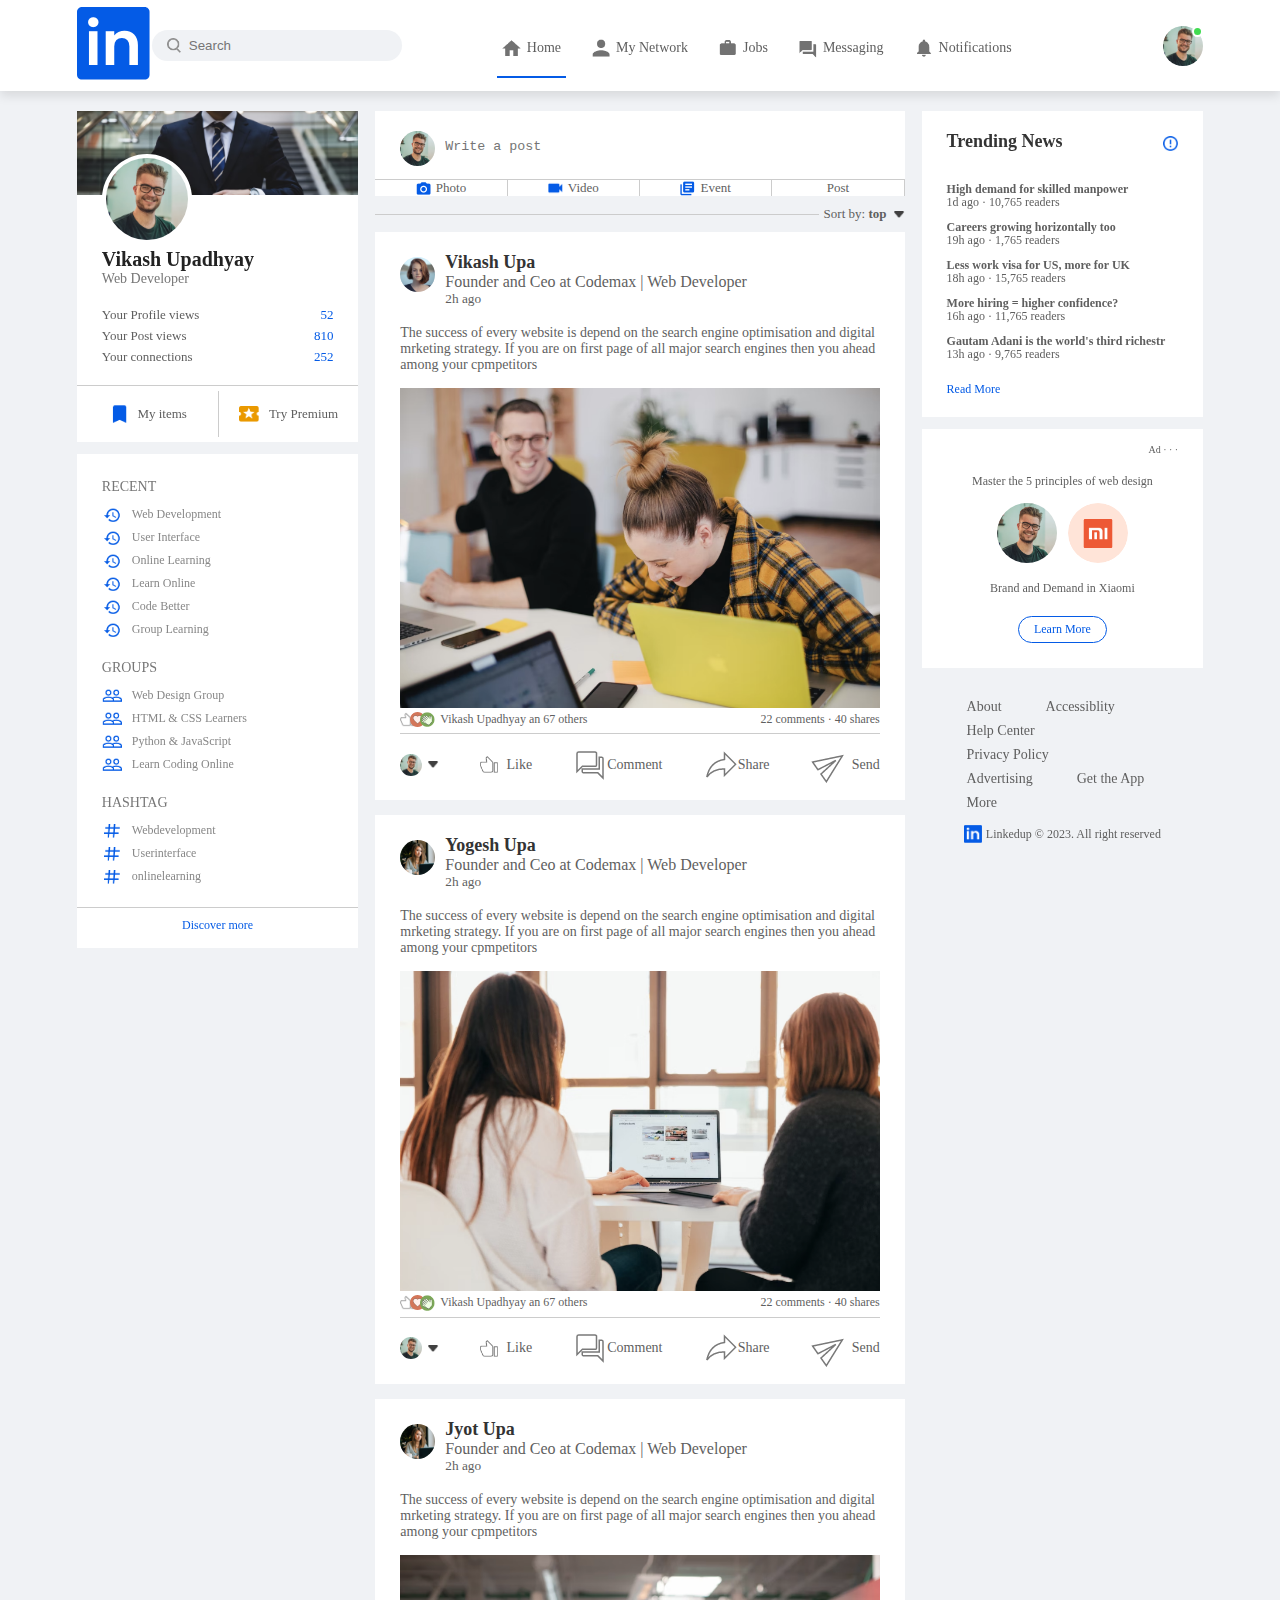
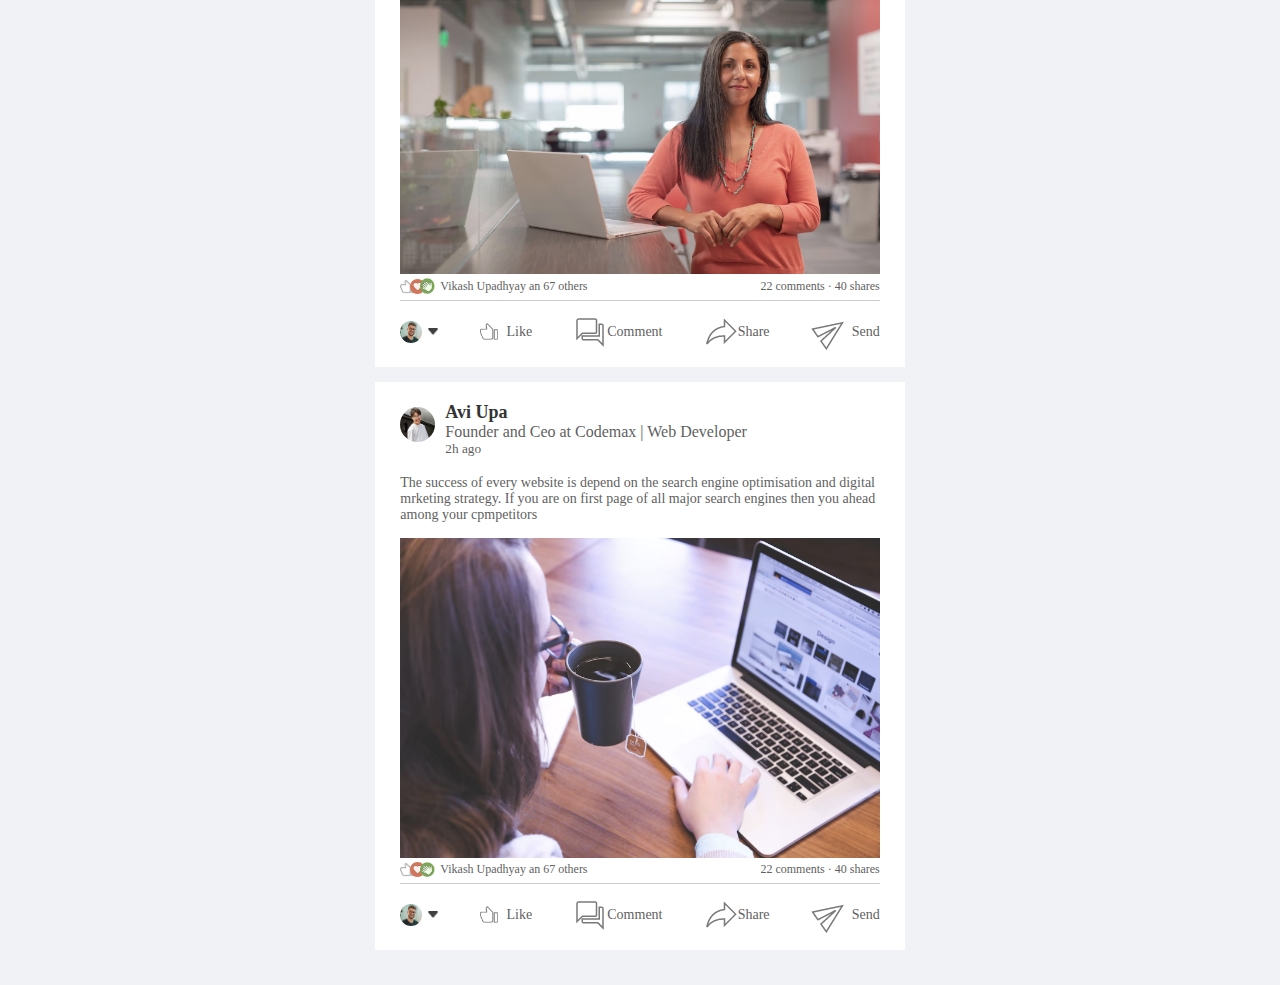
<file: index.html>
<!DOCTYPE html>
 <html lang="en">
 <head>
    <meta charset="UTF-8">
    <meta http-equiv="X-UA-Compatible" content="IE=edge">
    <meta name="viewport" content="width= , initial-scale=1.0">
    <title>Document</title>
    <link rel="stylesheet" href="style.css">
 </head>
 <body>
   <nav class="navbar">
      <div class="navbar-left">
         <div>
         <a href="index.html" class="logo"><img src="images/logo.png"</a>
         
         </div>
         <div class="search-box">
            <img src="images/search.png">
            <input type="text" placeholder="Search">
         </div>




      </div>
      <div class="navbar-center">
         <ul>
            <li><a href="" class="active-link"><img src="images/home.png"><span>Home</span></a></li>
            <li><a href=""><img src="images/network.png"><span>My Network</span></a></li>
            <li><a href=""><img src="images/jobs.png"><span>Jobs</span></a></li>
            <li><a href=""><img src="images/message.png"><span>Messaging</span></a></li>
            <li><a href=""><img src="images/notification.png"><span>Notifications</span></a></li>
         </ul>
      </div>
      <div class="navbar-right">
         <div class="online">
         <img src="images/user-1.png" class="nav-profile-img" onclick="toggleMenu()">
         </div>
      </div>
      <!-- ------------------profile drop down menu------------------ -->

      <div class="profile-menu-wrap" id="profileMenu">
         <div class="profile-menu">
            <div class="user-info">
               <img src="images/user-1.png" alt="">
               <div>
                  <h3>Rajkumar</h3>
                  <a href="profile.html">See your profile</a>
               </div>
            </div>

            <hr>
            <a href="" class="profile-menu-link"><img src="images/feedback.png" alt="">
               <p>Give Feedback</p>
               <span>></span>
            </a>
            <a href="" class="profile-menu-link"><img src="images/setting.png" alt="">
               <p>Setting & Privacy</p>
               <span>></span>
            </a>
            <a href="" class="profile-menu-link"><img src="images/help.png" alt="">
               <p>Help & Support</p>
               <span>></span>
            </a>
            <a href="" class="profile-menu-link"><img src="images/display.png" alt="">
               <p>Display & Accessiblity</p>
               <span>></span>
            </a>
            <a href="" class="profile-menu-link"><img src="images/logout.png" alt="">
               <p>logout</p>
               <span>></span>
            </a>
         </div>
      </div>

   </nav> 
   <!-- -----------navbar-close----------- -->

   <div class="container">

      <!-- ---------------left-sidebar---------------- -->
       <div class="left-sidebar">
         <div class="sidebar-profile-box">
            <img src="images/cover-pic.png" width="100%" alt="">
            <div class="sidebar-profile-info">
               <img src="images/user-1.png" alt=""> 
               <h1>Vikash Upadhyay</h1>
               <h3>Web Developer </h3>
               <ul>
                 
                  <li>Your Profile views<span>52</span></li>
                  <li>Your Post views<span>810</span></li>
                  <li>Your connections<span>252</span></li>
               </ul>
            </div>
            <div class="sidebar-profile-link">
               <a href=""><img src="images/items.png" alt=""> My items</a>
               <a href=""><img src="images/premium.png" alt=""> Try Premium</a>
            </div>
         </div>

         <div class="sidebar-activity " id="sidebarActivity">
            <h3>RECENT</h3>
            <a href=""><img src="images/recent.png">Web Development</a>
            <a href=""><img src="images/recent.png">User Interface</a>
            <a href=""><img src="images/recent.png">Online Learning</a>
            <a href=""><img src="images/recent.png">Learn Online</a>
            <a href=""><img src="images/recent.png">Code Better</a>
            <a href=""><img src="images/recent.png">Group Learning</a>
            <h3>GROUPS</h3>
            <a href=""><img src="images/group.png">Web Design Group</a>
            <a href=""><img src="images/group.png">HTML & CSS Learners</a>
            <a href=""><img src="images/group.png">Python & JavaScript</a>
            <a href=""><img src="images/group.png">Learn Coding Online</a>
            <h3>HASHTAG</h3>
            <a href=""><img src="images/hashtag.png">Webdevelopment</a>
            <a href=""><img src="images/hashtag.png">Userinterface</a>
            <a href=""><img src="images/hashtag.png">onlinelearning</a>
            <div class="discover-more-link">
               <a href="">Discover more</a>
            </div>
         </div>

         <p id="showMoreLink" onclick="toggleActivity()">Show more <b>+</b></p>
       </div>
       <!-- -------------------main-content------------------- -->
       <div class="main-content">
         <div class="create-post">
            <div class="create-post-input">
            <img src="images/user-1.png" alt="">
            <textarea rows="2" placeholder="Write a post"></textarea>
         </div>

         <div class="create-post-links">

            <li><img src="images/photo.png" alt="">Photo</li>
            <li><img src="images/video.png" alt="">Video</li>
            <li><img src="images/event.png" alt="">Event</li>
            <li>Post</li>
         </div>
         </div>

         <div class="sort-by">
            <hr>
            <p>Sort by: <span>top <img src="images/down-arrow.png" alt=""></span></p>
         </div>
         <div class="post">
            <div class="post-author">
               <img src="images/user-3.png" alt="">
               <div>
                  <h1>Vikash Upa</h1>
                  <span>Founder and Ceo at Codemax | Web Developer</span>
                  <small>2h ago</small>
               </div>

            </div>

            <p>The success of every website is depend on the search engine optimisation and digital mrketing strategy. If you are on first page of all major search engines then you ahead among your cpmpetitors</p>
            <img src="images/post-image-1.png" width="100%" alt="">
            <div class="post-stats">
               <div>
                  <img src="images/thumbsup.png" alt="">
                  <img src="images/love.png" alt="">
                  <img src="images/clap.png" alt="">
                  <span class="liked-users">Vikash Upadhyay an 67 others</span>
               </div>

               <div>
                  <span>22 comments &middot; 40 shares</span>
               </div>
            </div>


            <div class="post-activity">
               <div>
                  <img src="images/user-1.png" class="post-activity-user-icon" alt="">
                  <img src="images/down-arrow.png" class="post-activity-arrow-icon" alt="">
               </div>
               <div class="post-activity-link">
                  <img src="images/like.png" alt="">
                  <span>Like</span>
               </div>
               <div post-activity-link>
                  <img src="images/comment.png" alt="">
                  <span>Comment</span>
               </div>
               <div post-activity-link>
                  <img src="images/share.png" alt="">
                  <span>Share</span>
               </div>
               <div post-activity-link>
                  <img src="images/send.png" alt="">
                  <span>Send</span>
               </div>
            </div>
         </div>

         <div class="post">
            <div class="post-author">
               <img src="images/user-4.png" alt="">
               <div>
                  <h1>Yogesh Upa</h1>
                  <span>Founder and Ceo at Codemax | Web Developer</span>
                  <small>2h ago</small>
               </div>

            </div>

            <p>The success of every website is depend on the search engine optimisation and digital mrketing strategy. If you are on first page of all major search engines then you ahead among your cpmpetitors</p>
            <img src="images/post-image-2.png" width="100%" alt="">
            <div class="post-stats">
               <div>
                  <img src="images/thumbsup.png" alt="">
                  <img src="images/love.png" alt="">
                  <img src="images/clap.png" alt="">
                  <span class="liked-users">Vikash Upadhyay an 67 others</span>
               </div>

               <div>
                  <span>22 comments &middot; 40 shares</span>
               </div>
            </div>


            <div class="post-activity">
               <div>
                  <img src="images/user-1.png" class="post-activity-user-icon" alt="">
                  <img src="images/down-arrow.png" class="post-activity-arrow-icon" alt="">
               </div>
               <div class="post-activity-link">
                  <img src="images/like.png" alt="">
                  <span>Like</span>
               </div>
               <div post-activity-link>
                  <img src="images/comment.png" alt="">
                  <span>Comment</span>
               </div>
               <div post-activity-link>
                  <img src="images/share.png" alt="">
                  <span>Share</span>
               </div>
               <div post-activity-link>
                  <img src="images/send.png" alt="">
                  <span>Send</span>
               </div>
            </div>
         </div>

          



         <div class="post">
            <div class="post-author">
               <img src="images/user-4.png" alt="">
               <div>
                  <h1>Jyot Upa</h1>
                  <span>Founder and Ceo at Codemax | Web Developer</span>
                  <small>2h ago</small>
               </div>

            </div>

            <p>The success of every website is depend on the search engine optimisation and digital mrketing strategy. If you are on first page of all major search engines then you ahead among your cpmpetitors</p>
            <img src="images/post-image-3.png" width="100%" alt="">
            <div class="post-stats">
               <div>
                  <img src="images/thumbsup.png" alt="">
                  <img src="images/love.png" alt="">
                  <img src="images/clap.png" alt="">
                  <span class="liked-users">Vikash Upadhyay an 67 others</span>
               </div>

               <div>
                  <span>22 comments &middot; 40 shares</span>
               </div>
            </div>


            <div class="post-activity">
               <div>
                  <img src="images/user-1.png" class="post-activity-user-icon" alt="">
                  <img src="images/down-arrow.png" class="post-activity-arrow-icon" alt="">
               </div>
               <div class="post-activity-link">
                  <img src="images/like.png" alt="">
                  <span>Like</span>
               </div>
               <div post-activity-link>
                  <img src="images/comment.png" alt="">
                  <span>Comment</span>
               </div>
               <div post-activity-link>
                  <img src="images/share.png" alt="">
                  <span>Share</span>
               </div>
               <div post-activity-link>
                  <img src="images/send.png" alt="">
                  <span>Send</span>
               </div>
            </div>
         </div>


         <div class="post">
            <div class="post-author">
               <img src="images/user-5.png" alt="">
               <div>
                  <h1>Avi Upa</h1>
                  <span>Founder and Ceo at Codemax | Web Developer</span>
                  <small>2h ago</small>
               </div>

            </div>

            <p>The success of every website is depend on the search engine optimisation and digital mrketing strategy. If you are on first page of all major search engines then you ahead among your cpmpetitors</p>
            <img src="images/post-image-4.png" width="100%" alt="">
            <div class="post-stats">
               <div>
                  <img src="images/thumbsup.png" alt="">
                  <img src="images/love.png" alt="">
                  <img src="images/clap.png" alt="">
                  <span class="liked-users">Vikash Upadhyay an 67 others</span>
               </div>

               <div>
                  <span>22 comments &middot; 40 shares</span>
               </div>
            </div>


            <div class="post-activity">
               <div>
                  <img src="images/user-1.png" class="post-activity-user-icon" alt="">
                  <img src="images/down-arrow.png" class="post-activity-arrow-icon" alt="">
               </div>
               <div class="post-activity-link">
                  <img src="images/like.png" alt="">
                  <span>Like</span>
               </div>
               <div post-activity-link>
                  <img src="images/comment.png" alt="">
                  <span>Comment</span>
               </div>
               <div post-activity-link>
                  <img src="images/share.png" alt="">
                  <span>Share</span>
               </div>
               <div post-activity-link>
                  <img src="images/send.png" alt="">
                  <span>Send</span>
               </div>
            </div>
         </div>




       </div>
       <!-- -------------------right-sidebar------------------- -->
       <div class="right-sidebar">
         <div class="sidebar-news">
            <img src="images/more.png" class="info-icon" alt="">
            <h3>Trending News</h3>
            <a href="">High demand for skilled manpower</a>
            <span>1d ago &middot; 10,765 readers</span>

            <a href="">Careers growing horizontally too</a>
            <span>19h ago &middot; 1,765 readers</span>
            
            <a href="">Less work visa for US, more for UK</a>
            <span>18h ago &middot; 15,765 readers</span>
            
            <a href="">More hiring = higher confidence?</a>
            <span>16h ago &middot; 11,765 readers</span>

            <a href="">Gautam Adani is the world's third richestr</a>
            <span>13h ago &middot; 9,765 readers</span>

            <a href="" class="read-more-link">Read More</a>


         </div>

         <div class="sidebar-ad">
            <small>Ad &middot; &middot; &middot;</small>
            <p>Master the 5 principles of web design</p>
            <div>
               <img src="images/user-1.png">
               <img src="images/mi-logo.png">
            </div>
            <b>Brand and Demand in Xiaomi</b>
            <a href="" class="ad-link">Learn More</a>
         </div>

         <div class="sidebar-useful-links">
            <a href="">About</a>
            <a href="">Accessiblity</a>
            <a href="">Help Center</a>
            <a href="">Privacy Policy</a>
            <a href="">Advertising</a>
            <a href="">Get the App</a>
            <a href="">More</a>

            <div class="copyright-msg">
               <img src="images/logo.png" alt="">
               <p>Linkedup &#169; 2023. All right reserved</p>
            </div>
         </div>
       </div>
   </div>

   


   <script>
      let profileMenu= document.getElementById("profileMenu");

      function toggleMenu(){
         profileMenu.classList.toggle("open-menu");
      }

   </script>

   <script>
      let sideActivity = document.getElementById("sidebarActivity");
      let moreLink= document.getElementById("showMoreLink");
      function toggleActivity(){
         sideActivity.classList.toggle("open-activity");
         if(sideActivity.classList.contains("open-activity")){
            moreLink.innerHTML = "Show less <b>-</b>";
         }
         else{
            moreLink.innerHTML = "Show more <b>+</b>";
         }
      }
   </script>
 </body>
 </html>
</file>
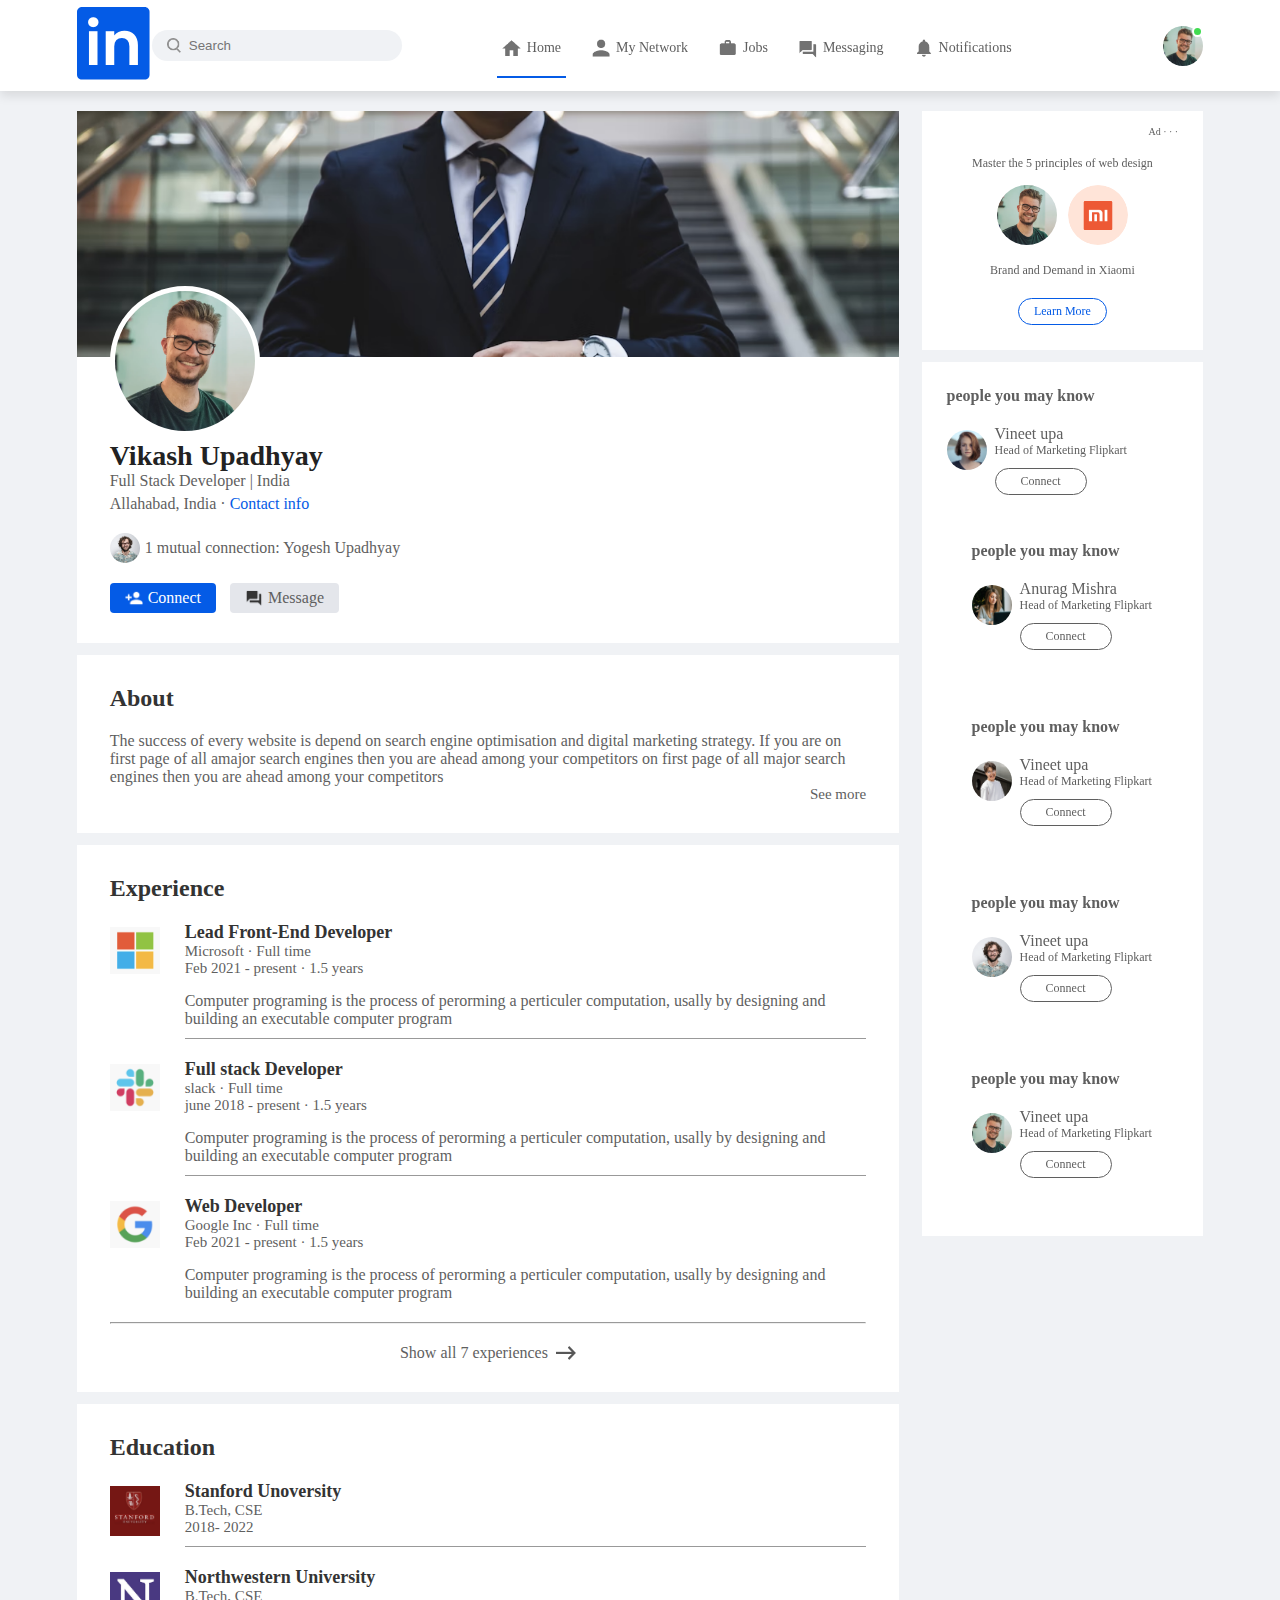
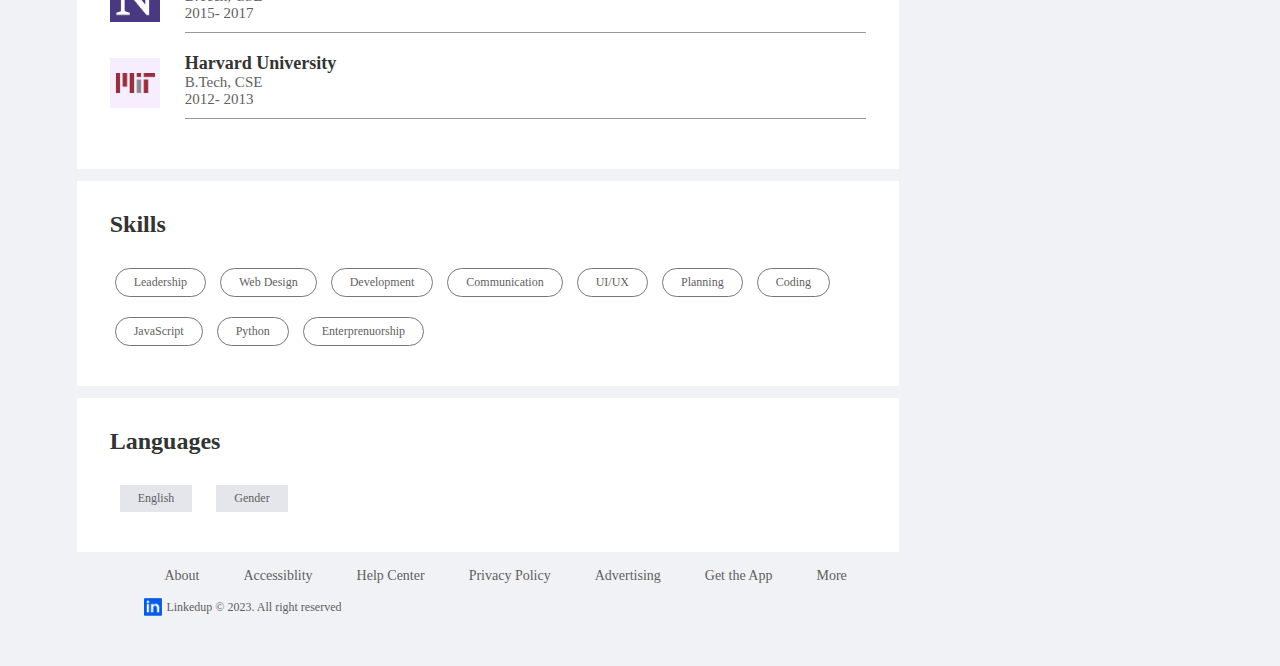
<file: profile.html>
<!DOCTYPE html>
 <html lang="en">
 <head>
    <meta charset="UTF-8">
    <meta http-equiv="X-UA-Compatible" content="IE=edge">
    <meta name="viewport" content="width= , initial-scale=1.0">
    <title>Document</title>
    <link rel="stylesheet" href="style.css">
 </head>
 <body>
   <nav class="navbar">
      <div class="navbar-left">
         <div>
         <a href="index.html" class="logo"><img src="images/logo.png"</a>
         
         </div>
         <div class="search-box">
            <img src="images/search.png">
            <input type="text" placeholder="Search">
         </div>




      </div>
      <div class="navbar-center">
         <ul>
            <li><a href="index.html" class="active-link"><img src="images/home.png"><span>Home</span></a></li>
            <li><a href=""><img src="images/network.png"><span>My Network</span></a></li>
            <li><a href=""><img src="images/jobs.png"><span>Jobs</span></a></li>
            <li><a href=""><img src="images/message.png"><span>Messaging</span></a></li>
            <li><a href=""><img src="images/notification.png"><span>Notifications</span></a></li>
         </ul>
      </div>
      <div class="navbar-right">
         <div class="online">
         <img src="images/user-1.png" class="nav-profile-img" onclick="toggleMenu()">
         </div>
      </div>
      <!-- ------------------profile drop down menu------------------ -->

      <div class="profile-menu-wrap" id="profileMenu">
         <div class="profile-menu">
            <div class="user-info">
               <img src="images/user-1.png" alt="">
               <div>
                  <h3>Rajkumar</h3>
                  <a href="profile.html">See your profile</a>
               </div>
            </div>

            <hr>
            <a href="" class="profile-menu-link"><img src="images/feedback.png" alt="">
               <p>Give Feedback</p>
               <span>></span>
            </a>
            <a href="" class="profile-menu-link"><img src="images/setting.png" alt="">
               <p>Setting & Privacy</p>
               <span>></span>
            </a>
            <a href="" class="profile-menu-link"><img src="images/help.png" alt="">
               <p>Help & Support</p>
               <span>></span>
            </a>
            <a href="" class="profile-menu-link"><img src="images/display.png" alt="">
               <p>Display & Accessiblity</p>
               <span>></span>
            </a>
            <a href="" class="profile-menu-link"><img src="images/logout.png" alt="">
               <p>logout</p>
               <span>></span>
            </a>
         </div>
      </div>

   </nav> 
   <!-- -----------navbar-close----------- -->
    <div class="container">
      <div class="profile-main">
         <div class="profile-container">
            <img src="images/cover-pic.png" width="100%">
            <div class="profile-container-inner">
               <img src="images/user-1.png" class="profile-pic" alt="">
               <h1>Vikash Upadhyay</h1>
               <b>Full Stack Developer | India</b>
               <p>Allahabad, India &middot; <a href="">Contact info</a></p>
               <div class="mutual-connection">
                  <img src="images/user-2.png" alt="">
                  <span>1 mutual connection: Yogesh Upadhyay</span>
               </div>

               <div class="profile-btn">
                  <a href="" class="primary-btn"><img src="images/connect.png" alt="">Connect</a>
                  <a href=""><img src="images/chat.png" alt="">Message</a>
               </div>
            </div>
         </div>



         <div class="profile-description">
            <h2>About</h2>
            <p>
               The success of every website is depend on search engine optimisation and digital marketing strategy. If you are on first page of all amajor search engines then you are ahead among your competitors on first page of all major search engines then you are ahead among your competitors 
            </p>
            <a href="" class="see-more-link">See more</a>
         </div>
         <div class="profile-description">
            <h2>Experience</h2>
            <div class="profile-desc-row">
               <img src="images/microsoft.png" alt="">
               <div>
                  <h3>Lead Front-End Developer</h3>  
                  <b>Microsoft &middot; Full time</b>
                  <b>Feb 2021 -  present &middot; 1.5 years</b>
                  <p>
                     Computer programing is the process of perorming a perticuler computation, usally by designing and building an executable computer program 
                  </p>
                  <hr>

               </div>
            </div>
            <div class="profile-desc-row">
               <img src="images/slack.png" alt="">
               <div>
                  <h3>Full stack Developer </h3>  
                  <b>slack &middot; Full time</b>
                  <b>june 2018 -  present &middot; 1.5 years</b>
                  <p>
                     Computer programing is the process of perorming a perticuler computation, usally by designing and building an executable computer program 
                  </p>
                  <hr>
               </div>
               </div>

               <div class="profile-desc-row">
                  <img src="images/google.png" alt="">
                  <div>
                     <h3>Web Developer</h3>  
                     <b>Google Inc &middot; Full time</b>
                     <b>Feb 2021 -  present &middot; 1.5 years</b>
                     <p>
                        Computer programing is the process of perorming a perticuler computation, usally by designing and building an executable computer program 
                     </p>
                     
   
                  </div>
               </div>
               <hr>
               <a href="" class="experience-link">Show all 7 experiences <img src="images/right-arrow.png" alt=""> </a>


         </div>
            <div class="profile-description">
               <h2>Education</h2>
               <div class="profile-desc-row">
                  <img src="images/stanford.png   " alt="">
                  <div>
                     <h3>Stanford Unoversity</h3>
                     <b>B.Tech, CSE</b>
                     <b>2018- 2022</b>
                     <hr>
                  </div>
               </div>

               <div class="profile-desc-row">
                  <img src="images/north.png   " alt="">
                  <div>
                     <h3>Northwestern University</h3>
                     <b>B.Tech, CSE</b>
                     <b>2015- 2017</b>
                     <hr>
                  </div>
               </div>

               <div class="profile-desc-row">
                  <img src="images/mit.png   " alt="">
                  <div>
                     <h3>Harvard University</h3>
                     <b>B.Tech, CSE</b>
                     <b>2012- 2013</b>
                     <hr>
                  </div>
               </div>
            </div>

            <div class="profile-description">
               <h2>Skills</h2>
               <a href="" class="skills-btn">Leadership</a>
               <a href="" class="skills-btn">Web Design</a>
               <a href="" class="skills-btn">Development</a>
               <a href="" class="skills-btn">Communication</a>
               <a href="" class="skills-btn">UI/UX</a>
               <a href="" class="skills-btn">Planning</a>
               <a href="" class="skills-btn">Coding</a>
               <a href="" class="skills-btn">JavaScript</a>
               <a href="" class="skills-btn">Python</a>
               <a href="" class="skills-btn">Enterprenuorship</a>
            </div>


            <div class="profile-description">
               <h2>Languages</h2>
                
               <a href="" class="language-btn">English</a>
               <a href="" class="language-btn">Gender</a>
            </div>

      </div>
      <!-- -------------profile sidebar------- -->
      <div class="profile-sidebar">
         <div class="sidebar-ad">
            <small>Ad &middot; &middot; &middot;</small>
            <p>Master the 5 principles of web design</p>
            <div>
               <img src="images/user-1.png">
               <img src="images/mi-logo.png">
            </div>
            <b>Brand and Demand in Xiaomi</b>
            <a href="" class="ad-link">Learn More</a>
         </div>
      
   

         <div class="sidebar-people">
            <h3>people you may know</h3>
            <div class="sidebar-people-row">
               <img src="images/user-3.png" alt="">
               <div>
                  <h2>Vineet upa</h2>
                  <p>Head of Marketing Flipkart</p>
                  <a href="">Connect</a>
               </div>
            </div>
            
            <div class="sidebar-people">
               <h3>people you may know</h3>
               <div class="sidebar-people-row">
                  <img src="images/user-4.png" alt="">
                  <div>
                     <h2>Anurag Mishra</h2>
                     <p>Head of Marketing Flipkart</p>
                     <a href="">Connect</a>
                  </div>
               </div>
            </div>
               <div class="sidebar-people">
                  <h3>people you may know</h3>
                  <div class="sidebar-people-row">
                     <img src="images/user-5.png" alt="">
                     <div>
                        <h2>Vineet upa</h2>
                        <p>Head of Marketing Flipkart</p>
                        <a href="">Connect</a>
                     </div>
                  </div>
               </div>
                  <div class="sidebar-people">
                     <h3>people you may know</h3>
                     <div class="sidebar-people-row">
                        <img src="images/user-2.png" alt="">
                        <div>
                           <h2>Vineet upa</h2>
                           <p>Head of Marketing Flipkart</p>
                           <a href="">Connect</a>
                        </div>
                     </div>
                  </div>
                     <div class="sidebar-people">
                        <h3>people you may know</h3>
                        <div class="sidebar-people-row">
                           <img src="images/user-1.png" alt="">
                           <div>
                              <h2>Vineet upa</h2>
                              <p>Head of Marketing Flipkart</p>
                              <a href="">Connect</a>
                           </div>
                        </div>

                     </div>
                  </div>
                </div>
      
      <div class="profile-footer">
         <div class="sidebar-useful-links">
            <a href="">About</a>
            <a href="">Accessiblity</a>
            <a href="">Help Center</a>
            <a href="">Privacy Policy</a>
            <a href="">Advertising</a>
            <a href="">Get the App</a>
            <a href="">More</a>

            <div class="copyright-msg">
               <img src="images/logo.png" alt="">
               <p>Linkedup &#169; 2023. All right reserved</p>
            </div>
         </div>
      </div>                        
              
                  
   


   <script>
      let profileMenu= document.getElementById("profileMenu");

      function toggleMenu(){
         profileMenu.classList.toggle("open-menu");
      }

   </script>
 </body>
 </html>
</file>
<file: style.css>
*{
    margin: 0;
    padding: 0;
    box-sizing: border-box;

}
  body{
    background: #f0f2f5;
    color: #5f5f5f;
  }
  a{
    text-decoration: none;
    color: #5f5f5f;
  }
  .navbar{
    display: flex;
    align-items: center;
    justify-content: space-between;
    background: #fff;
    padding: 6px 6%;
    position: sticky;
    top: 0;
    z-index: 100;
    box-shadow: 0 5px 10px rgba(0,0, 0, 0.1);
  }
  .logo{
    width: 30px;
     
    margin-right: 15px;
    display: block;
  }
  
  .navbar-center ul li{
    display: inline-block;
    list-style: none;
  }
  .navbar-center ul li a{
    display: flex;
    align-items: center;
    font-size: 14px;
    margin: 5px 8px;
    padding-right: 5px;
    position: relative;
  }

.navbar-center ul li a::after{
    content: '';
    width: 0;
    height: 2px;
    background: #045be6;
    position: absolute;
    bottom: -15px;
    left: 0;
    transition: width 0.3s;
    
}
.navbar-center ul li a:hover::after{
    width: 100%;

}
.navbar-center ul li a.active-link::after{
    width: 100%;
}
.navbar-center ul li a img{
  width: 30px;

}






  .nav-profile-img{
    width: 40px;
    border-radius: 50%;
    display: block;
    position: relative;
  }
  .online{
    position: relative;
  }
  .online::after{
    content: '';
    width: 7px;
    height: 7px;
    border: 2px solid #fff;
    border-radius: 50%;
    right: 0px;
    top: 0px;
    background: #41db51;
    position: absolute;
     
  }
  .search-box{
    background: #f0f2f5;
    width: 250px;
    border-radius: 20px;
    display: flex;
    align-items: center;
    padding: 0 15px;
    margin-left: 30px;
  }
   
.navbar-left{
    display: flex;
    align-items: center;
}
.search-box img{
    width: 14px;
}
.search-box input{
    width: 100%;
    background: transparent;
    padding: 8px;
    outline: none;
    border: 0;
}
  
 

/* ------------navbar-end------------ */

.container{
    padding: 20px 6%;
    display: flex;
    flex-wrap: wrap;
    justify-content: space-between;


}
/* ------------left sidebar--------- */
.left-sidebar{
    flex-basis: 25%;
    align-self: flex-start;
    position: sticky;
    top: 73px;

}
.sidebar-profile-box{
    background: #fff;
}
.sidebar-profile-info{
    padding: 0 25px;
}
.sidebar-profile-info img{
    width: 90px;
    border-radius: 50%;
    background: #fff;
    padding: 4px;
    margin-top: -45px;
}
.sidebar-profile-info h1{
    font-size: 20px;
    font-weight: 600;
    color: #222;
    
}
.sidebar-profile-info h3{
    font-size: 14px;
    font-weight: 500;
    color: #777;
}
.sidebar-profile-info ul{
    list-style: none;
    margin: 20px 0;
}
.sidebar-profile-info ul li{
    width: 100%;
    margin: 5px 0;
    font-size: 13px;
}
.sidebar-profile-info ul li span{
    float: right;
    color: #045be6;
}
.sidebar-profile-link{
    display: flex;
    align-items: center;
    border-top: 1px solid #ccc;
}
.sidebar-profile-link a{
    flex-basis: 50%;
    display: flex;
    align-items: center;
    justify-content: center;
    padding: 15px 0;
    font-size: 13px;
    border-left: 1px solid #ccc;
}
.sidebar-profile-link a:first-child{
    border-left: 0;

}
.sidebar-profile-link a img{
    width: 20px;
    margin-right: 10px;
}
.sidebar-activity{
    background: #fff;
    padding: 5px 25px;
    margin:12px 0;
}

.sidebar-activity h3{
    color: #777;
    font-size: 14px;
    font-weight: 500;
    margin: 20px 0 10px;

}
.sidebar-activity a{
    display: flex;
    align-items: center;
    font-size: 12px;
    font-weight: 500;
    color: #888;
    margin: 3px 0;
}
.sidebar-activity a img{
    width: 20px;
    margin-right: 10px;
}
.discover-more-link{
    border-top: 1px solid #ccc;
    text-align: center;
    margin-top: 20px;
    margin-left: -25px;
    margin-right: -25px;
}
.discover-more-link a{
    color: #045be6;
    display: inline-block;
    margin: 10px 0;
}









/* --------------------------right side-bar---------------- */

.right-sidebar{
    flex-basis: 25%;
    align-self: flex-start;
    position: sticky;
    top: 73px;
}

.sidebar-news{
    background: #fff;
    padding: 10px 25px;
}
.info-icon{
    width: 15px;
    float: right;
    margin-top: 15px;
}
.sidebar-news h3{
    font-size: 18px;
    font-weight: 600;
    color: #333;
    margin: 10px 0 30px;
}
.sidebar-news a{
    display: block;
    font-size: 12px;
    font-weight: 600;
    margin-top: 10px;
    margin-bottom: -5px;
}
.sidebar-news span{
    font-size: 12px;

}

.sidebar-news .read-more-link{
    color: #045be6;
    font-weight: 500;
    margin: 20px 0 10px;
}
.sidebar-ad{
    background: #fff;
    padding: 15px 25px;
    text-align: center;
    margin: 12px 0;
    font-size: 12px;
}
.sidebar-ad img{
    width: 60px;
    border-radius: 50%;
    margin: 4px;
}
.sidebar-ad small{
    float: right;
    font-weight: 500;
}
.sidebar-ad p{
    margin-top: 30px;
    margin-bottom: 10px;
}
.sidebar-ad b{
    display: block;
    font-weight: 500;
    margin-top: 10px;
}
.ad-link{
    display: inline-block;
    border: 1px solid #045be6;
    border-radius: 30px;
    padding: 5px 15px;
    color: #045be6;
    font-weight: 500;
    margin: 20px auto 10px;
}
.sidebar-useful-links{
    padding: 15px 25px;
}
.sidebar-useful-links a{
    display: inline-block;
    font-size: 14px;
    margin: 4px 20px;
}
.copyright-msg{
    display: flex;
    align-items: center;
    justify-content: center;
    font-size: 12px;
    margin-top: 10px;
    font-weight: 500;
}
.copyright-msg img{
    width: 18px;
    margin-right: 4px;
}













/* ---------------main content----------- */


.main-content{
    flex-basis: 47%;
}
.create-post{
    background: #fff;
}
.create-post-input{
    padding: 20px 25px 10px;
    display: flex;
    align-items:flex-start
}
.create-post-input img{
    width: 35px;
    margin-right: 10px;
    border-radius: 50%;
}
.create-post-input textarea{
    width: 100%;
    border: 0;
    outline: 0;
    resize: none;
    background: transparent;
    margin-top: 8px;
}
::placeholder{
    font-weight: 500;
}
.create-post-links{
    display: flex;
    align-items: flex-start;

}
.create-post-links li{
    list-style: none;
    border-top: 1px solid #ccc;
    border-right: 1px solid #ccc;
    flex-basis: 25%;
    font-size: 13px;
    display: flex;
    align-items: center;
    justify-content: center;
    cursor: pointer;
}
.create-post-links li img{
    width: 15px;
    margin-right: 5px;
}
create-post-links li:last-child{
    background: #045be6;
    color: #fff;
    border-top: 0;
    border-right: 0;
}
.sort-by{
    display: flex;
    align-items: center;
    margin: 10px 0;

}

.sort-by hr{
    flex: 1;
    border: 0;
    height: 1px ;
    background: #ccc;

}
.sort-by p{
    font-size: 13px;
    padding-left: 5px;

}
.sort-by p span{
    font-weight: 600;
    cursor: pointer;
}
.sort-by p span img{
    width: 12px;
    margin-left: 3px;
}

.post{
    background: #fff;
    padding: 20px 25px 5px;
    margin: 5px 0 15px;

}
.post-author{
    display:flex;
    align-items: flex-start;
    margin-bottom: 20px;
}
.post-author img{
    width: 35px;
    border-radius: 50%;
    margin-right: 10px;
    margin-top: 5px;
}
.post-author h1{
    font-size: 18px;
    font-weight: 600;
    color: #333;
}
.post-author small{
    display: block;
    margin-bottom: -2px;
}
.post p{
    font-size: 14px;
    margin-bottom: 15px;
}
.post-stats{
    display: flex;
    flex-wrap: wrap;
    align-items: center;
    justify-content: space-between;
    font-size: 12px;
    border-bottom:1px solid #ccc;
    padding-bottom: 6px;
    }
.post-stats div{
    display: flex;
    align-items: center;
}
.post-stats img{
    width: 15px;
    margin-right: -5px;
}
.liked-users{
    margin-left: 10px;
}
.post-activity{
    display: flex;
    align-items: center;
    justify-content: space-between;
    padding: 10px 0;
    font-size: 14px;
    font-weight: 500px;
}
.post-activity div{
    display: flex;
    align-items: center;
}
.post-activity-user-icon{
    width: 22px;
    border-radius: 50%;
}


.post-activity-arrow-icon{
    width: 12px;
    margin-left: 5px;
}
.post-activity-link img{
    width: 18px;
    margin-right: 8px;

}



/* ---------------profile drop down wrap------------ */
.profile-menu-wrap{
    position: absolute;
    top: 100%;
    right: 5%;
    width: 320px;
    max-height: 0;
    overflow: hidden;
    transition: max-height 0.5s;
}
.profile-menu-wrap.open-menu{
    max-height: 400px;
}
.profile-menu{
    background: #222;
    color: #fff;
    padding: 20px;
    margin: 10px ;
}
.user-info{
    display: flex;
    align-items: center;
}
.user-info img{
    width: 50px;
    border-radius: 50%;
    margin-right: 15px;
}
.user-info h3{
    font-weight: 500;
    margin-bottom: -7px;
}

.user-info a{
    color: #c9dbf8;
    font-size: 13px;
}
.profile-menu hr{
    border: 0;
    height: 1px;
    width: 100%;
    background: #fff;
    margin: 15px 0 10px;
}
.profile-menu-link{
    display: flex;
    align-items: center;
    color: #fff;
    margin: 12px 0;
    font: 14px;
}
.profile-menu-link p{
    width: 100%;
}
.profile-menu-link img{
    width: 35px;
    border-radius: 50%;
    margin-right: 15px;
}
/* -----------------profile page------------ */
.profile-main{
    flex-basis: 73%;

}
.profile-sidebar{
    flex-basis: 25%;
    align-self: flex-start;
    position: sticky;
    top: 73px;
}
.profile-container{
    background: #fff;

}
.profile-container-inner{
    padding: 0 4% 10px;
}
.profile-pic{
    width: 150px;
    border-radius: 50%;
    margin-top: -75px;
    padding: 5px;
    background: #fff;
}
.profile-container h1{
    font-size: 28px;
    font-weight: 600;
    color: #222;
}

.profile-container b{
    font-weight: 500;
}
.profile-container p{
    margin-top: 5px;
}
.profile-container p a{
    color: #045be6;
    font-weight: 500;
}
.mutual-connection{
    display: flex;
    align-items: center;
    margin: 20px 0;
}
.mutual-connection img{
    width: 30px;
    border-radius: 50%;
    margin-right: 5px;
}
.profile-btn{
    margin: 20px 0;

}
.profile-btn a{
    display: inline-flex;
    align-items: center;
    background: #e4e6eb;
    padding: 6px 15px;
    border-radius: 4px;
    margin-right: 10px;
}
.profile-btn a img{
    width: 18px;
    margin-right: 5px;
}
.profile-btn .primary-btn{
    background: #045be6;
    color: #fff;
}
.profile-description{
    background: #fff;
    padding: 20px 4% 30px;
    margin: 12px 0;
}

.profile-description h2{
    color: #333;
    margin: 10px 0 20px;
    font-weight: 600;
}

.see-more-link{
    display: block;
    text-align: right;
    font-size: 15px;
}
.profile-desc-row{
    display: flex;
    align-items: flex-start;
    margin: 20px 0;
}
.profile-desc-row img{
    width: 50px;
    margin-right: 25px;
    margin-top: 5px;
}
.profile-desc-row div{
    width: 100%;
}
.profile-desc-row h3{
    font-size: 18px;
    font-weight: 600;
    color: #333;
}
.profile-desc-row b{
    display: block;
    font-weight: 500;
    font-size: 15px;
}
.profile-desc-row p{
    margin-top: 15px;

}
.profile-desc-row hr{
    border: 0;
    border-bottom: 1px solid #999;
    margin-top: 10px;
}

.experience-link{
    display: flex;
    align-items: center;
    justify-content: center;
    padding-top: 20px;
    font-weight: 500;
}
.experience-link img{
    width: 20px;
    margin-left: 8px;
}
.skills-btn{
    display: inline-block;
    margin: 10px 5px;
    padding: 6px 18px;
    border: 1px solid #777;
    border-radius: 30px;
    font-size: 12px;
    font-weight: 500;

}
.language-btn{
    display: inline-block;
    margin: 10px;
    padding: 6px 18px;
    background: #e4e6eb;
    font-size: 12px;
    font-weight: 500;    
}
/* -----------------profile right sidebar---------- */
.profile-sidebar .sidebar-ad{
    margin: 0;
}
.sidebar-people{
    background: #fff;
    padding: 15px 25px;
    margin: 12px 0;
    font-size: 12px;
}
.sidebar-people h3{
    font-size: 16px;
    font-weight: 600;
    margin: 10px 0 20px;
}
.sidebar-people-row{
    display: flex;
    align-items: flex-start;
    margin: 6px 0;
}
.sidebar-people-row img{
    width: 40px;
    border-radius: 50%;
    margin-right: 8px;
    margin-top: 5px;

}
.sidebar-people-row h2{
    font-weight: 500;
    font-size: 16px;
}
.sidebar-people-row a{
    display: inline-block;
    margin: 10px 0;
    padding: 5px 25px;
    border: 1px solid #5f5f5f;
    border-radius: 30px;
}
.profile-footer{
    padding: 0 6% 30px
}
.profile-footer .sidebar-useful-links{
    text-align: left;
    padding: 0 ;

}.profile-footer .copyright-msg{
    justify-content: flex-start;

}

#showMoreLink{
    display: none;
}


/* ----------media query---- */

@media only screen and (max-width: 600px){
    .search-box{
        background: transparent;
        width: auto;
        padding: 0;
    }
    .search-box input{
        width: 0;
        padding: 0;
    }

    .navbar-center ul li a span{
        display: none;
    }
    .navbar-center ul li a{
        padding-right:0  ;
        margin: 5px;
    }
    .nav-profile-img{
        width: 30px;
    }
    .container{
        padding: 15px 3%;
    }

    .left-sidebar, .right-sidebar{
        flex-basis: 100%;
        position: relative;
        top: unset;
    }
    .main-content{
        flex-basis: 100%;
    }
    .post-stats div{
        margin: 2px 0;
    }
    .post-activity-link span{
        display: none;
    }
    .post-activity-link img{
        margin-right: 0;
    }
    .profile-main, .profile-sidebar{
        flex-basis: 100%;

    }
    .profile-btn{
        font-size: 14px;
    }
    .profile-pic{
        width: 100px;
        margin-top: -50px;

    }
    .profile-description{
        font-size: 14px;
    }
    #showMoreLink{
        display: block;
        width: fit-content;
        margin: 10px auto;
        font-size: 14px;
        cursor: pointer;
    }

.sidebar-activity{
    display: none;
}
.sidebar-activity.open-activity{
    display: block;
}

}
</file>
